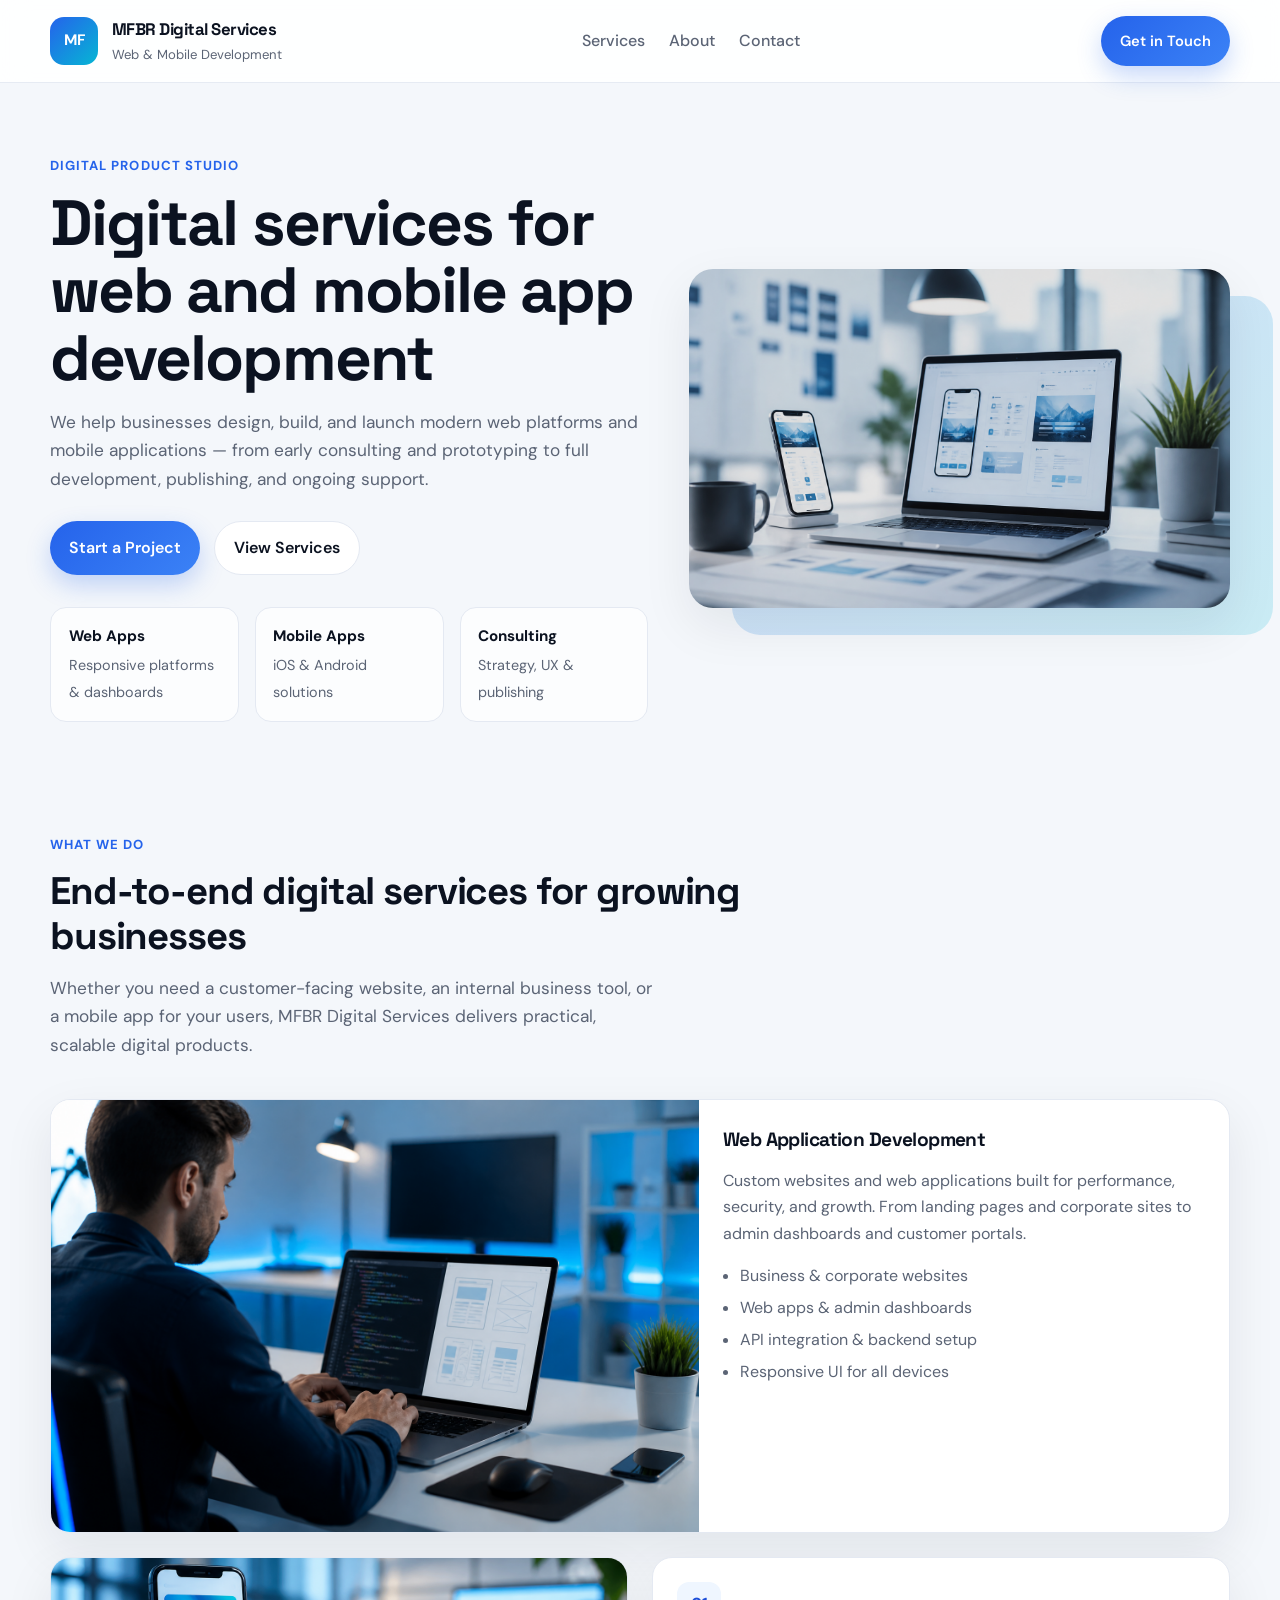
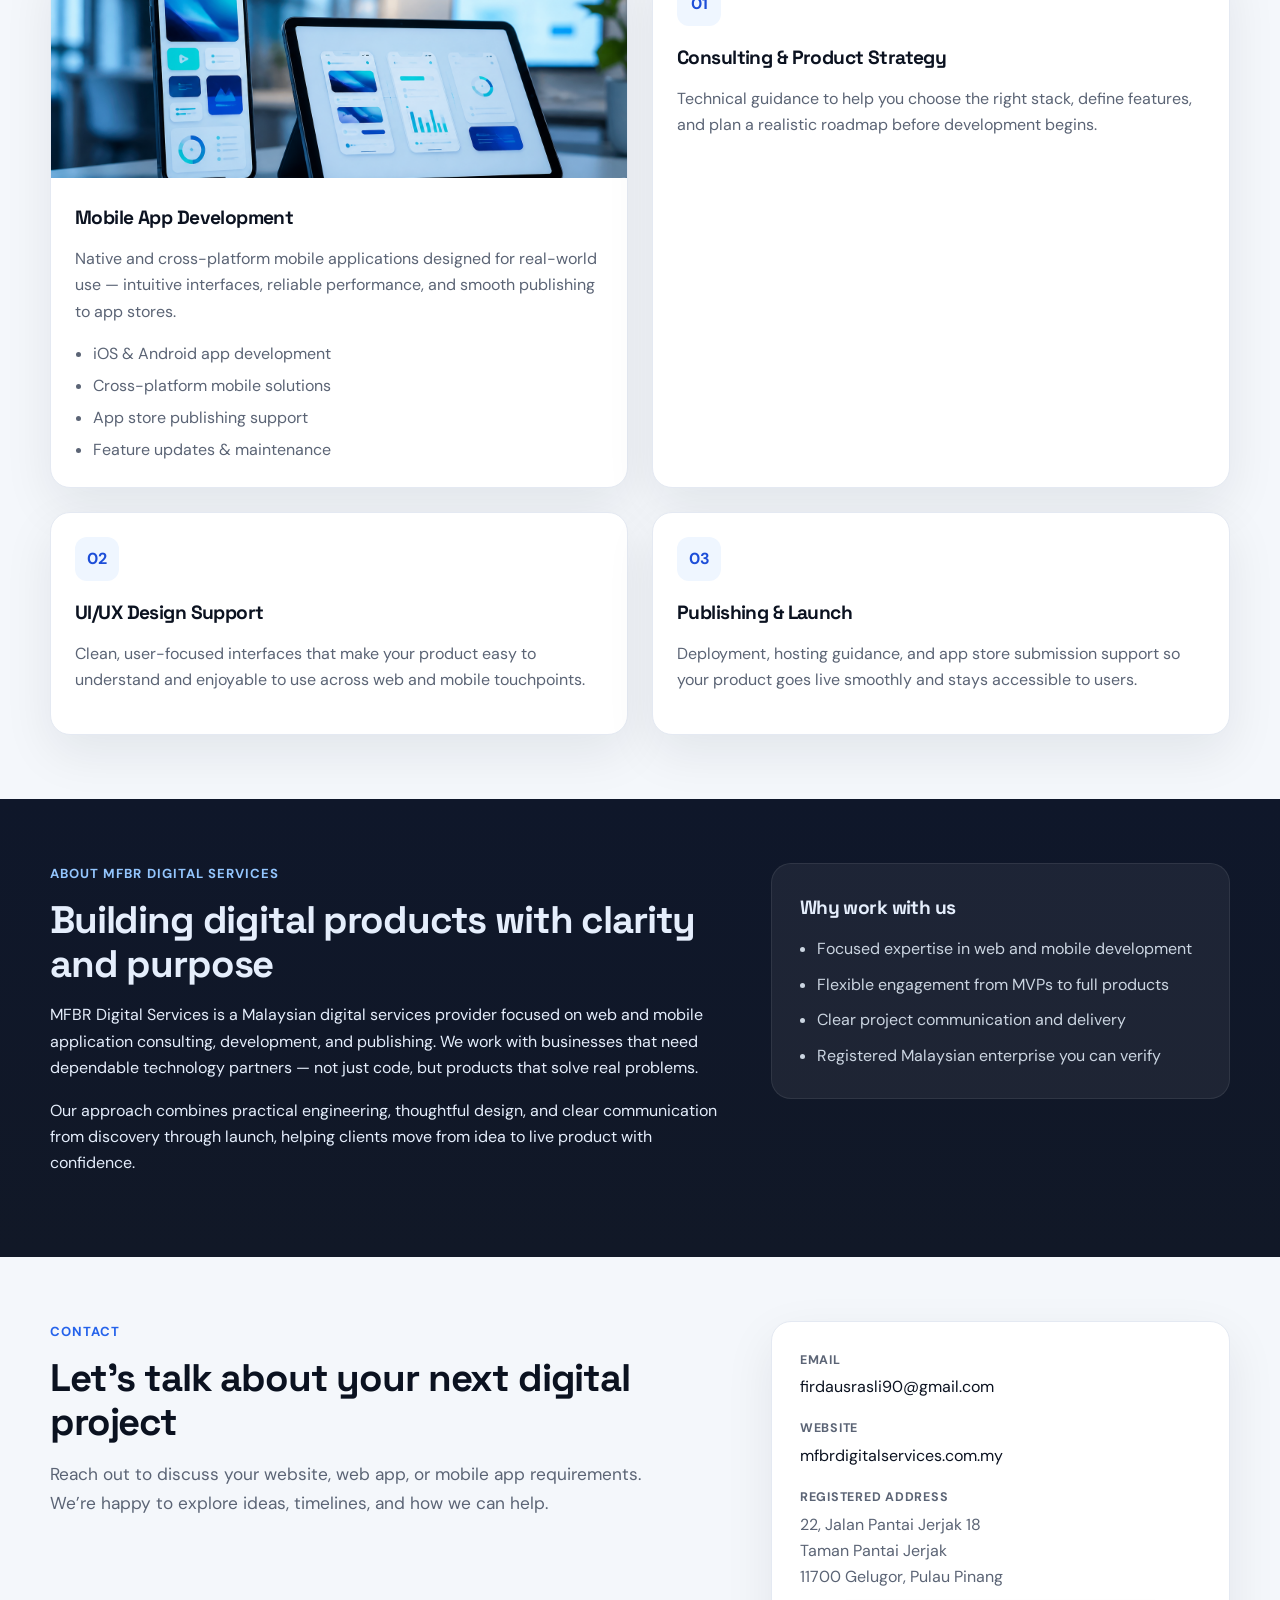
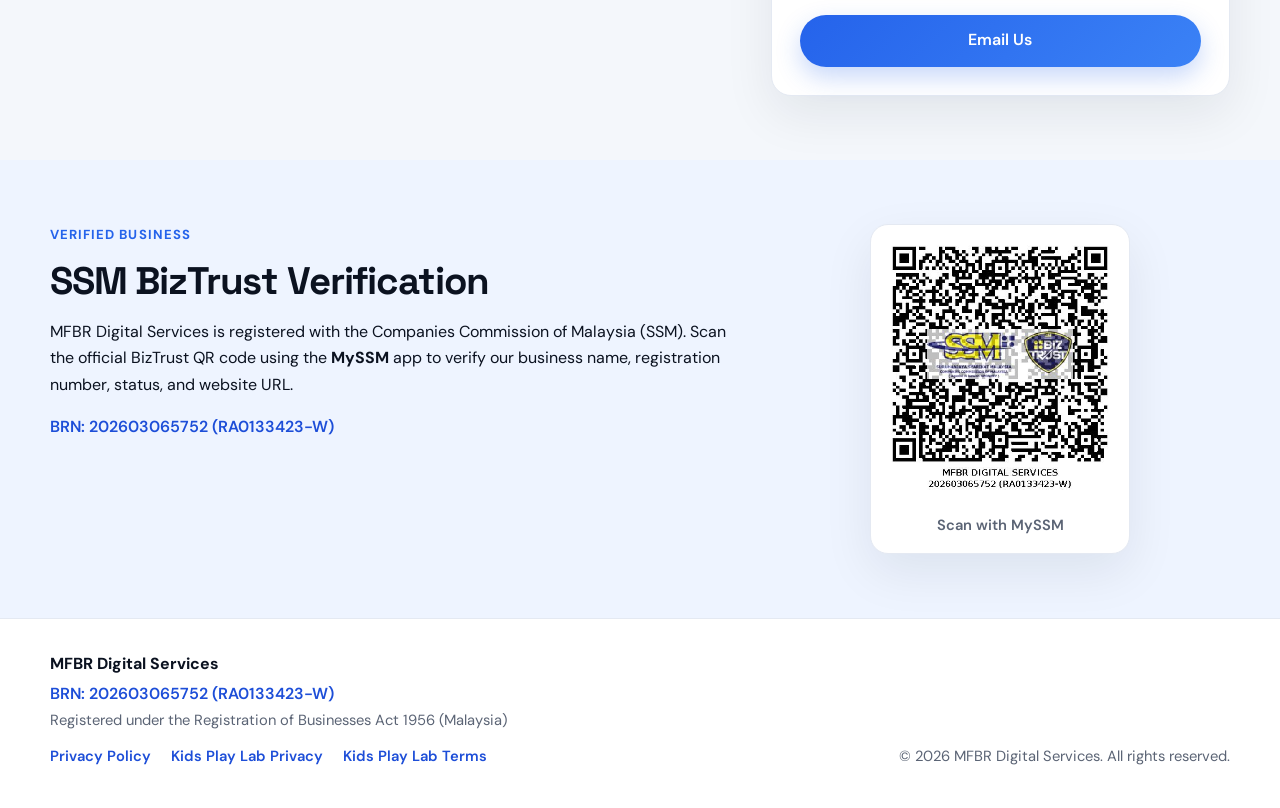
<file: index.html>
<!DOCTYPE html>
<html lang="en">
<head>
  <meta charset="UTF-8">
  <meta name="viewport" content="width=device-width, initial-scale=1.0">
  <meta name="description" content="MFBR Digital Services — Web and mobile application consulting, development, and publishing services in Malaysia.">
  <title>MFBR Digital Services</title>
  <link rel="stylesheet" href="styles.css">
  <link rel="preconnect" href="https://fonts.googleapis.com">
  <link rel="preconnect" href="https://fonts.gstatic.com" crossorigin>
  <link href="https://fonts.googleapis.com/css2?family=DM+Sans:ital,opsz,wght@0,9..40,400;0,9..40,500;0,9..40,600;0,9..40,700;1,9..40,400&family=Space+Grotesk:wght@500;600;700&display=swap" rel="stylesheet">
</head>
<body>
  <header class="site-header">
    <div class="container header-inner">
      <a class="brand" href="#top">
        <span class="brand-mark" aria-hidden="true">MF</span>
        <div>
          <p class="brand-name">MFBR Digital Services</p>
          <p class="brand-tagline">Web &amp; Mobile Development</p>
        </div>
      </a>
      <nav class="site-nav" aria-label="Primary">
        <a href="#services">Services</a>
        <a href="#about">About</a>
        <a href="#contact">Contact</a>
      </nav>
      <a class="btn btn-primary header-cta" href="mailto:firdausrasli90@gmail.com">Get in Touch</a>
    </div>
  </header>

  <main id="top">
    <section class="hero">
      <div class="container hero-grid">
        <div class="hero-copy">
          <p class="eyebrow">Digital Product Studio</p>
          <h1>Digital services for web and mobile app development</h1>
          <p class="lead">
            We help businesses design, build, and launch modern web platforms and mobile applications —
            from early consulting and prototyping to full development, publishing, and ongoing support.
          </p>
          <div class="hero-actions">
            <a class="btn btn-primary" href="mailto:firdausrasli90@gmail.com">Start a Project</a>
            <a class="btn btn-secondary" href="#services">View Services</a>
          </div>
          <div class="hero-stats">
            <div>
              <strong>Web Apps</strong>
              <span>Responsive platforms &amp; dashboards</span>
            </div>
            <div>
              <strong>Mobile Apps</strong>
              <span>iOS &amp; Android solutions</span>
            </div>
            <div>
              <strong>Consulting</strong>
              <span>Strategy, UX &amp; publishing</span>
            </div>
          </div>
        </div>
        <div class="hero-visual">
          <img src="assets/hero-digital-services.png" alt="Digital workspace with web and mobile app development screens">
        </div>
      </div>
    </section>

    <section class="section" id="services">
      <div class="container">
        <div class="section-heading">
          <p class="eyebrow">What We Do</p>
          <h2>End-to-end digital services for growing businesses</h2>
          <p class="section-intro">
            Whether you need a customer-facing website, an internal business tool, or a mobile app
            for your users, MFBR Digital Services delivers practical, scalable digital products.
          </p>
        </div>

        <div class="services-grid">
          <article class="service-card service-card-featured">
            <img src="assets/service-web-development.png" alt="Web application development on laptop">
            <div class="service-card-body">
              <h3>Web Application Development</h3>
              <p>
                Custom websites and web applications built for performance, security, and growth.
                From landing pages and corporate sites to admin dashboards and customer portals.
              </p>
              <ul>
                <li>Business &amp; corporate websites</li>
                <li>Web apps &amp; admin dashboards</li>
                <li>API integration &amp; backend setup</li>
                <li>Responsive UI for all devices</li>
              </ul>
            </div>
          </article>

          <article class="service-card">
            <img src="assets/service-mobile-development.png" alt="Mobile app development on smartphone and tablet">
            <div class="service-card-body">
              <h3>Mobile App Development</h3>
              <p>
                Native and cross-platform mobile applications designed for real-world use —
                intuitive interfaces, reliable performance, and smooth publishing to app stores.
              </p>
              <ul>
                <li>iOS &amp; Android app development</li>
                <li>Cross-platform mobile solutions</li>
                <li>App store publishing support</li>
                <li>Feature updates &amp; maintenance</li>
              </ul>
            </div>
          </article>

          <article class="service-card service-card-compact">
            <div class="service-icon" aria-hidden="true">01</div>
            <h3>Consulting &amp; Product Strategy</h3>
            <p>
              Technical guidance to help you choose the right stack, define features,
              and plan a realistic roadmap before development begins.
            </p>
          </article>

          <article class="service-card service-card-compact">
            <div class="service-icon" aria-hidden="true">02</div>
            <h3>UI/UX Design Support</h3>
            <p>
              Clean, user-focused interfaces that make your product easy to understand
              and enjoyable to use across web and mobile touchpoints.
            </p>
          </article>

          <article class="service-card service-card-compact">
            <div class="service-icon" aria-hidden="true">03</div>
            <h3>Publishing &amp; Launch</h3>
            <p>
              Deployment, hosting guidance, and app store submission support so your
              product goes live smoothly and stays accessible to users.
            </p>
          </article>
        </div>
      </div>
    </section>

    <section class="section section-dark" id="about">
      <div class="container about-grid">
        <div>
          <p class="eyebrow eyebrow-light">About MFBR Digital Services</p>
          <h2>Building digital products with clarity and purpose</h2>
          <p>
            MFBR Digital Services is a Malaysian digital services provider focused on web and mobile
            application consulting, development, and publishing. We work with businesses that need
            dependable technology partners — not just code, but products that solve real problems.
          </p>
          <p>
            Our approach combines practical engineering, thoughtful design, and clear communication
            from discovery through launch, helping clients move from idea to live product with confidence.
          </p>
        </div>
        <div class="about-panel">
          <h3>Why work with us</h3>
          <ul class="about-list">
            <li>Focused expertise in web and mobile development</li>
            <li>Flexible engagement from MVPs to full products</li>
            <li>Clear project communication and delivery</li>
            <li>Registered Malaysian enterprise you can verify</li>
          </ul>
        </div>
      </div>
    </section>

    <section class="section" id="contact">
      <div class="container contact-grid">
        <div>
          <p class="eyebrow">Contact</p>
          <h2>Let’s talk about your next digital project</h2>
          <p class="section-intro">
            Reach out to discuss your website, web app, or mobile app requirements.
            We’re happy to explore ideas, timelines, and how we can help.
          </p>
        </div>
        <div class="contact-card">
          <ul class="contact-list">
            <li>
              <span class="contact-label">Email</span>
              <a href="mailto:firdausrasli90@gmail.com">firdausrasli90@gmail.com</a>
            </li>
            <li>
              <span class="contact-label">Website</span>
              <a href="https://mfbrdigitalservices.com.my">mfbrdigitalservices.com.my</a>
            </li>
            <li>
              <span class="contact-label">Registered Address</span>
              <address>
                22, Jalan Pantai Jerjak 18<br>
                Taman Pantai Jerjak<br>
                11700 Gelugor, Pulau Pinang
              </address>
            </li>
          </ul>
          <a class="btn btn-primary btn-block" href="mailto:firdausrasli90@gmail.com">Email Us</a>
        </div>
      </div>
    </section>

    <section class="section section-muted biztrust-section">
      <div class="container biztrust">
        <div>
          <p class="eyebrow">Verified Business</p>
          <h2>SSM BizTrust Verification</h2>
          <p>
            MFBR Digital Services is registered with the Companies Commission of Malaysia (SSM).
            Scan the official BizTrust QR code using the <strong>MySSM</strong> app to verify our
            business name, registration number, status, and website URL.
          </p>
          <p class="brn-inline">BRN: 202603065752 (RA0133423-W)</p>
        </div>
        <div class="qr-card">
          <img
            src="assets/ssm-biztrust-qr.png"
            alt="SSM BizTrust QR code for MFBR Digital Services"
          >
          <p>Scan with MySSM</p>
        </div>
      </div>
    </section>
  </main>

  <footer class="site-footer">
    <div class="container footer-inner">
      <div>
        <p class="footer-name">MFBR Digital Services</p>
        <p class="footer-brn">BRN: 202603065752 (RA0133423-W)</p>
        <p class="footer-legal">Registered under the Registration of Businesses Act 1956 (Malaysia)</p>
        <nav class="footer-links" aria-label="Legal">
          <a href="privacy.html">Privacy Policy</a>
          <a href="privacy-kids-play-lab.html">Kids Play Lab Privacy</a>
          <a href="terms-kids-play-lab.html">Kids Play Lab Terms</a>
        </nav>
      </div>
      <p class="footer-copy">&copy; <span id="year"></span> MFBR Digital Services. All rights reserved.</p>
    </div>
  </footer>

  <script>
    document.getElementById('year').textContent = new Date().getFullYear();
  </script>
</body>
</html>
</file>
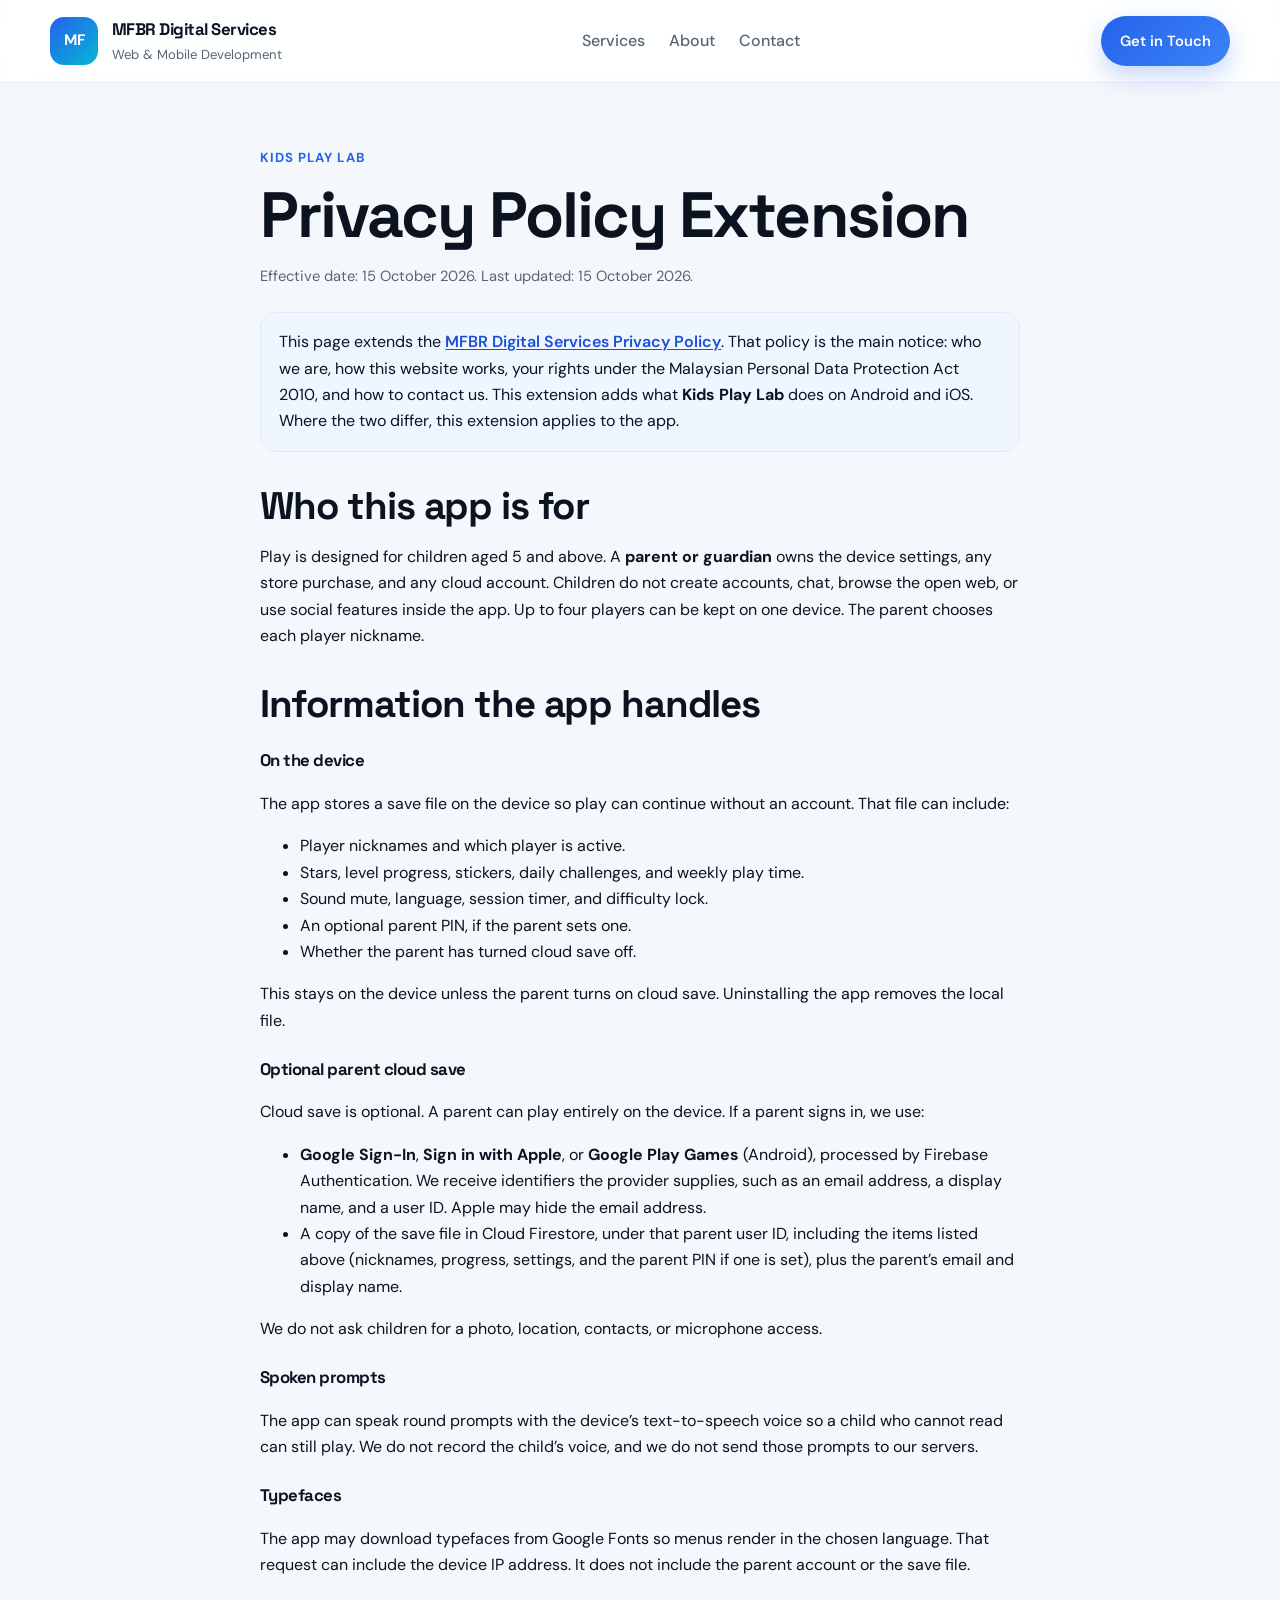
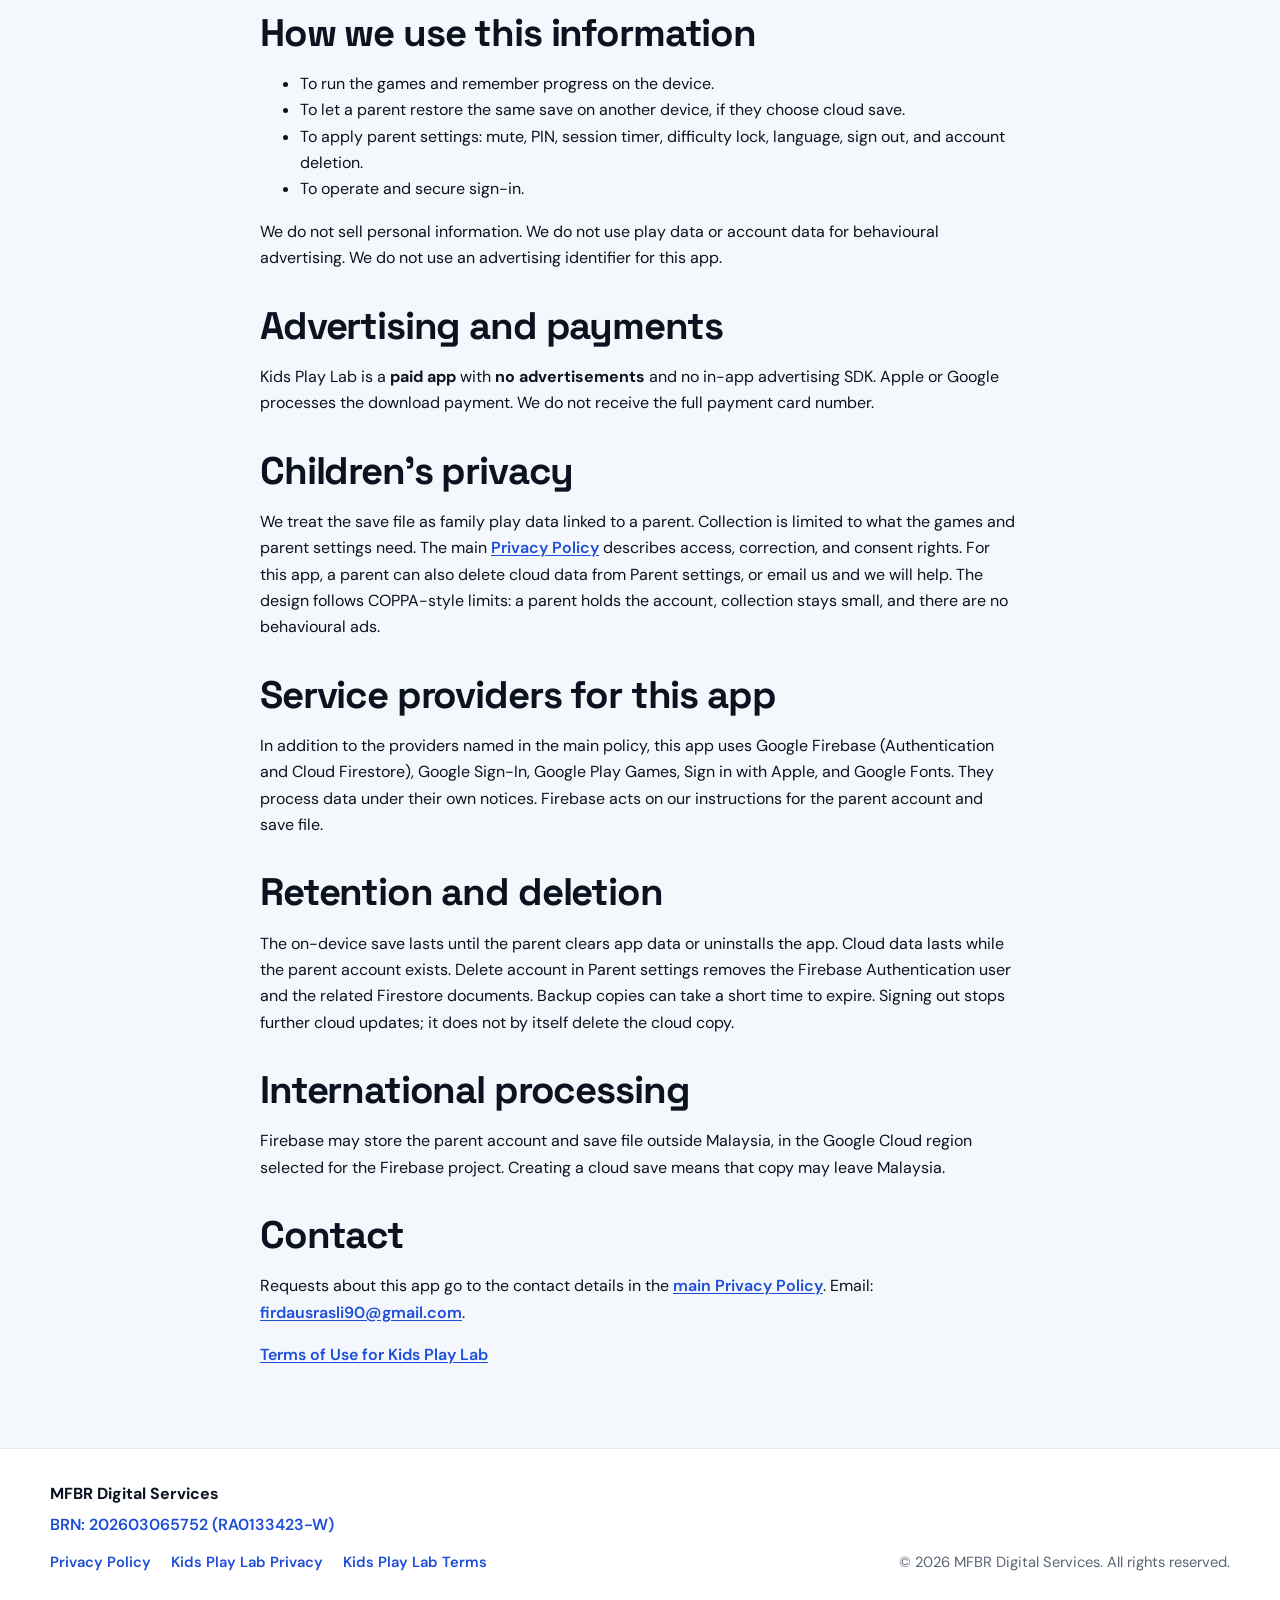
<file: privacy-kids-play-lab.html>
<!DOCTYPE html>
<html lang="en">
<head>
  <meta charset="UTF-8">
  <meta name="viewport" content="width=device-width, initial-scale=1.0">
  <meta name="description" content="Privacy extension for Kids Play Lab, a children's mini-game app published by MFBR Digital Services.">
  <title>Kids Play Lab Privacy Extension — MFBR Digital Services</title>
  <link rel="stylesheet" href="styles.css">
  <link rel="preconnect" href="https://fonts.googleapis.com">
  <link rel="preconnect" href="https://fonts.gstatic.com" crossorigin>
  <link href="https://fonts.googleapis.com/css2?family=DM+Sans:ital,opsz,wght@0,9..40,400;0,9..40,500;0,9..40,600;0,9..40,700;1,9..40,400&amp;family=Space+Grotesk:wght@500;600;700&amp;display=swap" rel="stylesheet">
</head>
<body>
  <header class="site-header">
    <div class="container header-inner">
      <a class="brand" href="index.html">
        <span class="brand-mark" aria-hidden="true">MF</span>
        <div>
          <p class="brand-name">MFBR Digital Services</p>
          <p class="brand-tagline">Web &amp; Mobile Development</p>
        </div>
      </a>
      <nav class="site-nav" aria-label="Primary">
        <a href="index.html#services">Services</a>
        <a href="index.html#about">About</a>
        <a href="index.html#contact">Contact</a>
      </nav>
      <a class="btn btn-primary header-cta" href="mailto:firdausrasli90@gmail.com">Get in Touch</a>
    </div>
  </header>

  <main id="top" class="section">
    <article class="container legal-article">
      <p class="eyebrow">Kids Play Lab</p>
      <h1>Privacy Policy Extension</h1>
      <p class="legal-updated">Effective date: 15 October 2026. Last updated: 15 October 2026.</p>

      <aside class="legal-notice">
        <p>
          This page extends the
          <a href="privacy.html">MFBR Digital Services Privacy Policy</a>.
          That policy is the main notice: who we are, how this website works, your rights under the
          Malaysian Personal Data Protection Act 2010, and how to contact us.
          This extension adds what <strong>Kids Play Lab</strong> does on Android and iOS.
          Where the two differ, this extension applies to the app.
        </p>
      </aside>

      <h2>Who this app is for</h2>
      <p>
        Play is designed for children aged 5 and above. A <strong>parent or guardian</strong> owns the
        device settings, any store purchase, and any cloud account. Children do not create accounts,
        chat, browse the open web, or use social features inside the app. Up to four players can be
        kept on one device. The parent chooses each player nickname.
      </p>

      <h2>Information the app handles</h2>
      <h3>On the device</h3>
      <p>
        The app stores a save file on the device so play can continue without an account. That file can include:
      </p>
      <ul>
        <li>Player nicknames and which player is active.</li>
        <li>Stars, level progress, stickers, daily challenges, and weekly play time.</li>
        <li>Sound mute, language, session timer, and difficulty lock.</li>
        <li>An optional parent PIN, if the parent sets one.</li>
        <li>Whether the parent has turned cloud save off.</li>
      </ul>
      <p>
        This stays on the device unless the parent turns on cloud save. Uninstalling the app removes the local file.
      </p>

      <h3>Optional parent cloud save</h3>
      <p>
        Cloud save is optional. A parent can play entirely on the device. If a parent signs in, we use:
      </p>
      <ul>
        <li>
          <strong>Google Sign-In</strong>, <strong>Sign in with Apple</strong>, or
          <strong>Google Play Games</strong> (Android), processed by Firebase Authentication.
          We receive identifiers the provider supplies, such as an email address, a display name,
          and a user ID. Apple may hide the email address.
        </li>
        <li>
          A copy of the save file in Cloud Firestore, under that parent user ID, including the items
          listed above (nicknames, progress, settings, and the parent PIN if one is set), plus the
          parent’s email and display name.
        </li>
      </ul>
      <p>We do not ask children for a photo, location, contacts, or microphone access.</p>

      <h3>Spoken prompts</h3>
      <p>
        The app can speak round prompts with the device’s text-to-speech voice so a child who cannot
        read can still play. We do not record the child’s voice, and we do not send those prompts to our servers.
      </p>

      <h3>Typefaces</h3>
      <p>
        The app may download typefaces from Google Fonts so menus render in the chosen language.
        That request can include the device IP address. It does not include the parent account or the save file.
      </p>

      <h2>How we use this information</h2>
      <ul>
        <li>To run the games and remember progress on the device.</li>
        <li>To let a parent restore the same save on another device, if they choose cloud save.</li>
        <li>To apply parent settings: mute, PIN, session timer, difficulty lock, language, sign out, and account deletion.</li>
        <li>To operate and secure sign-in.</li>
      </ul>
      <p>
        We do not sell personal information. We do not use play data or account data for behavioural advertising.
        We do not use an advertising identifier for this app.
      </p>

      <h2>Advertising and payments</h2>
      <p>
        Kids Play Lab is a <strong>paid app</strong> with <strong>no advertisements</strong> and no in-app
        advertising SDK. Apple or Google processes the download payment. We do not receive the full payment card number.
      </p>

      <h2>Children’s privacy</h2>
      <p>
        We treat the save file as family play data linked to a parent. Collection is limited to what the
        games and parent settings need. The main
        <a href="privacy.html">Privacy Policy</a>
        describes access, correction, and consent rights. For this app, a parent can also delete cloud data
        from Parent settings, or email us and we will help. The design follows COPPA-style limits:
        a parent holds the account, collection stays small, and there are no behavioural ads.
      </p>

      <h2>Service providers for this app</h2>
      <p>
        In addition to the providers named in the main policy, this app uses Google Firebase
        (Authentication and Cloud Firestore), Google Sign-In, Google Play Games, Sign in with Apple,
        and Google Fonts. They process data under their own notices. Firebase acts on our instructions
        for the parent account and save file.
      </p>

      <h2>Retention and deletion</h2>
      <p>
        The on-device save lasts until the parent clears app data or uninstalls the app.
        Cloud data lasts while the parent account exists. Delete account in Parent settings removes the
        Firebase Authentication user and the related Firestore documents. Backup copies can take a short
        time to expire. Signing out stops further cloud updates; it does not by itself delete the cloud copy.
      </p>

      <h2>International processing</h2>
      <p>
        Firebase may store the parent account and save file outside Malaysia, in the Google Cloud region
        selected for the Firebase project. Creating a cloud save means that copy may leave Malaysia.
      </p>

      <h2>Contact</h2>
      <p>
        Requests about this app go to the contact details in the
        <a href="privacy.html">main Privacy Policy</a>.
        Email: <a href="mailto:firdausrasli90@gmail.com">firdausrasli90@gmail.com</a>.
      </p>
      <p>
        <a href="terms-kids-play-lab.html">Terms of Use for Kids Play Lab</a>
      </p>
    </article>
  </main>

  <footer class="site-footer">
    <div class="container footer-inner">
      <div>
        <p class="footer-name">MFBR Digital Services</p>
        <p class="footer-brn">BRN: 202603065752 (RA0133423-W)</p>
        <nav class="footer-links" aria-label="Legal">
          <a href="privacy.html">Privacy Policy</a>
          <a href="privacy-kids-play-lab.html">Kids Play Lab Privacy</a>
          <a href="terms-kids-play-lab.html">Kids Play Lab Terms</a>
        </nav>
      </div>
      <p class="footer-copy">&copy; <span class="year"></span> MFBR Digital Services. All rights reserved.</p>
    </div>
  </footer>
  <script>
    document.querySelectorAll('.year').forEach(function (el) { el.textContent = new Date().getFullYear(); });
  </script>
</body>
</html>
</file>
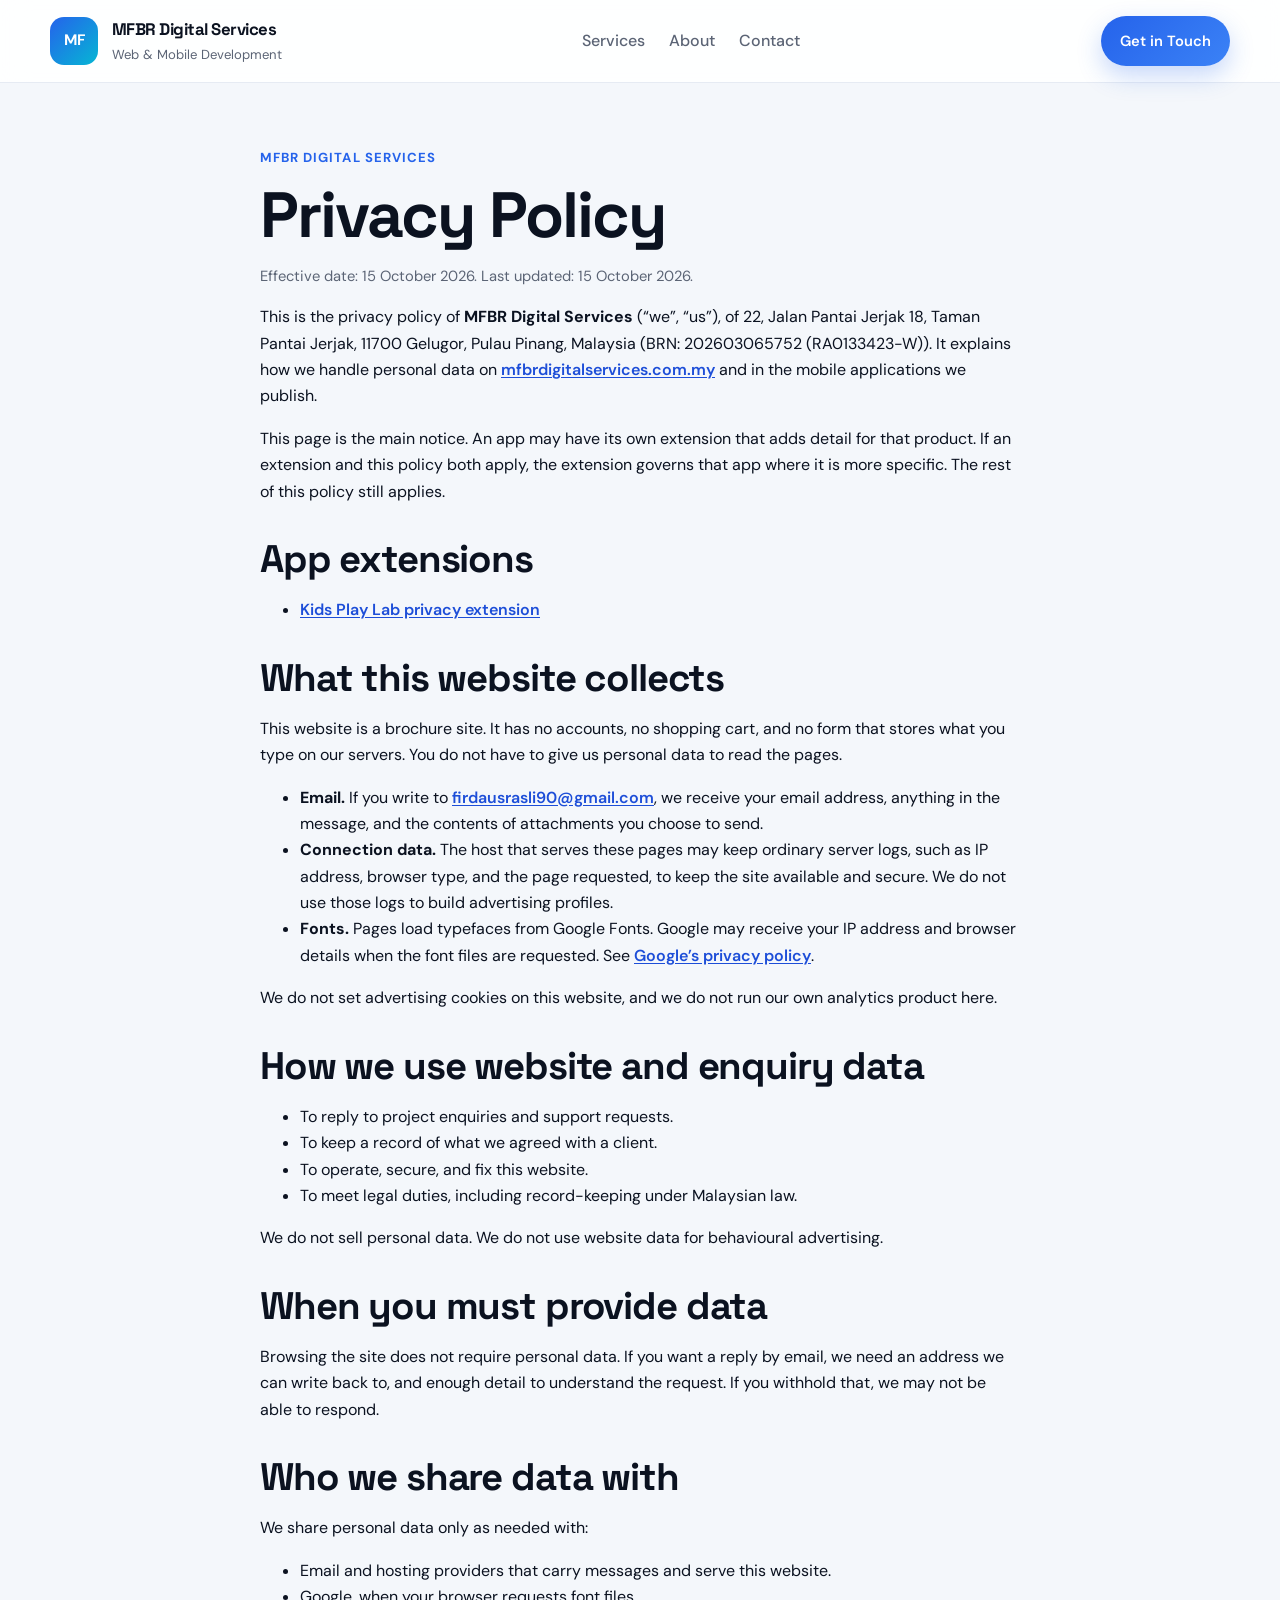
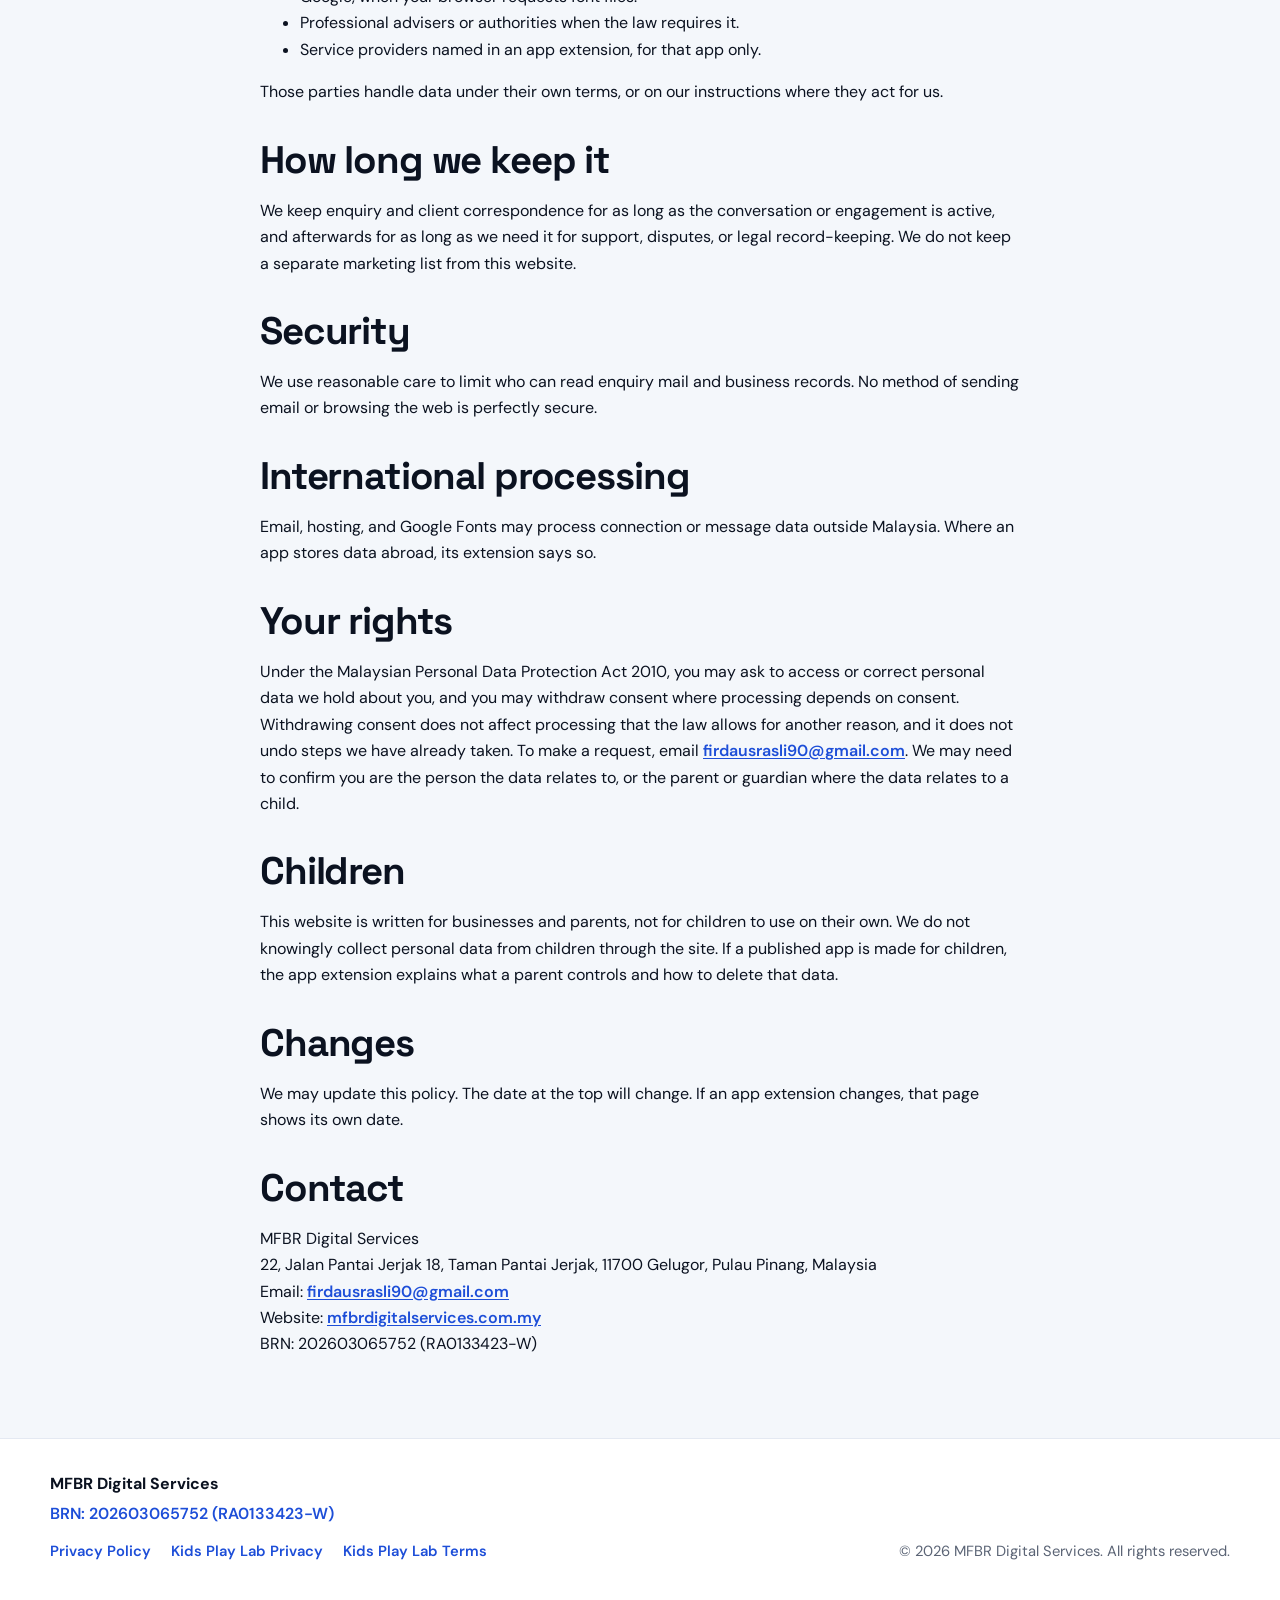
<file: privacy.html>
<!DOCTYPE html>
<html lang="en">
<head>
  <meta charset="UTF-8">
  <meta name="viewport" content="width=device-width, initial-scale=1.0">
  <meta name="description" content="Privacy Policy for MFBR Digital Services, covering this website and the apps we publish.">
  <title>Privacy Policy — MFBR Digital Services</title>
  <link rel="stylesheet" href="styles.css">
  <link rel="preconnect" href="https://fonts.googleapis.com">
  <link rel="preconnect" href="https://fonts.gstatic.com" crossorigin>
  <link href="https://fonts.googleapis.com/css2?family=DM+Sans:ital,opsz,wght@0,9..40,400;0,9..40,500;0,9..40,600;0,9..40,700;1,9..40,400&amp;family=Space+Grotesk:wght@500;600;700&amp;display=swap" rel="stylesheet">
</head>
<body>
  <header class="site-header">
    <div class="container header-inner">
      <a class="brand" href="index.html">
        <span class="brand-mark" aria-hidden="true">MF</span>
        <div>
          <p class="brand-name">MFBR Digital Services</p>
          <p class="brand-tagline">Web &amp; Mobile Development</p>
        </div>
      </a>
      <nav class="site-nav" aria-label="Primary">
        <a href="index.html#services">Services</a>
        <a href="index.html#about">About</a>
        <a href="index.html#contact">Contact</a>
      </nav>
      <a class="btn btn-primary header-cta" href="mailto:firdausrasli90@gmail.com">Get in Touch</a>
    </div>
  </header>

  <main id="top" class="section">
    <article class="container legal-article">
      <p class="eyebrow">MFBR Digital Services</p>
      <h1>Privacy Policy</h1>
      <p class="legal-updated">Effective date: 15 October 2026. Last updated: 15 October 2026.</p>
      <p>
        This is the privacy policy of <strong>MFBR Digital Services</strong>
        (“we”, “us”), of 22, Jalan Pantai Jerjak 18, Taman Pantai Jerjak, 11700 Gelugor, Pulau Pinang, Malaysia
        (BRN: 202603065752 (RA0133423-W)). It explains how we handle personal data on
        <a href="https://mfbrdigitalservices.com.my">mfbrdigitalservices.com.my</a>
        and in the mobile applications we publish.
      </p>
      <p>
        This page is the main notice. An app may have its own extension that adds detail for that product.
        If an extension and this policy both apply, the extension governs that app where it is more specific.
        The rest of this policy still applies.
      </p>

      <h2>App extensions</h2>
      <ul>
        <li><a href="privacy-kids-play-lab.html">Kids Play Lab privacy extension</a></li>
      </ul>

      <h2>What this website collects</h2>
      <p>
        This website is a brochure site. It has no accounts, no shopping cart, and no form that stores
        what you type on our servers. You do not have to give us personal data to read the pages.
      </p>
      <ul>
        <li>
          <strong>Email.</strong> If you write to
          <a href="mailto:firdausrasli90@gmail.com">firdausrasli90@gmail.com</a>,
          we receive your email address, anything in the message, and the contents of attachments you choose to send.
        </li>
        <li>
          <strong>Connection data.</strong> The host that serves these pages may keep ordinary server logs,
          such as IP address, browser type, and the page requested, to keep the site available and secure.
          We do not use those logs to build advertising profiles.
        </li>
        <li>
          <strong>Fonts.</strong> Pages load typefaces from Google Fonts. Google may receive your IP address
          and browser details when the font files are requested. See
          <a href="https://policies.google.com/privacy">Google’s privacy policy</a>.
        </li>
      </ul>
      <p>
        We do not set advertising cookies on this website, and we do not run our own analytics product here.
      </p>

      <h2>How we use website and enquiry data</h2>
      <ul>
        <li>To reply to project enquiries and support requests.</li>
        <li>To keep a record of what we agreed with a client.</li>
        <li>To operate, secure, and fix this website.</li>
        <li>To meet legal duties, including record-keeping under Malaysian law.</li>
      </ul>
      <p>
        We do not sell personal data. We do not use website data for behavioural advertising.
      </p>

      <h2>When you must provide data</h2>
      <p>
        Browsing the site does not require personal data. If you want a reply by email, we need an address
        we can write back to, and enough detail to understand the request. If you withhold that, we may not
        be able to respond.
      </p>

      <h2>Who we share data with</h2>
      <p>We share personal data only as needed with:</p>
      <ul>
        <li>Email and hosting providers that carry messages and serve this website.</li>
        <li>Google, when your browser requests font files.</li>
        <li>Professional advisers or authorities when the law requires it.</li>
        <li>Service providers named in an app extension, for that app only.</li>
      </ul>
      <p>Those parties handle data under their own terms, or on our instructions where they act for us.</p>

      <h2>How long we keep it</h2>
      <p>
        We keep enquiry and client correspondence for as long as the conversation or engagement is active,
        and afterwards for as long as we need it for support, disputes, or legal record-keeping.
        We do not keep a separate marketing list from this website.
      </p>

      <h2>Security</h2>
      <p>
        We use reasonable care to limit who can read enquiry mail and business records. No method of
        sending email or browsing the web is perfectly secure.
      </p>

      <h2>International processing</h2>
      <p>
        Email, hosting, and Google Fonts may process connection or message data outside Malaysia.
        Where an app stores data abroad, its extension says so.
      </p>

      <h2>Your rights</h2>
      <p>
        Under the Malaysian Personal Data Protection Act 2010, you may ask to access or correct personal
        data we hold about you, and you may withdraw consent where processing depends on consent.
        Withdrawing consent does not affect processing that the law allows for another reason, and it does
        not undo steps we have already taken. To make a request, email
        <a href="mailto:firdausrasli90@gmail.com">firdausrasli90@gmail.com</a>.
        We may need to confirm you are the person the data relates to, or the parent or guardian where the
        data relates to a child.
      </p>

      <h2>Children</h2>
      <p>
        This website is written for businesses and parents, not for children to use on their own.
        We do not knowingly collect personal data from children through the site. If a published app is
        made for children, the app extension explains what a parent controls and how to delete that data.
      </p>

      <h2>Changes</h2>
      <p>
        We may update this policy. The date at the top will change. If an app extension changes, that page
        shows its own date.
      </p>

      <h2>Contact</h2>
      <p>
        MFBR Digital Services<br>
        22, Jalan Pantai Jerjak 18, Taman Pantai Jerjak, 11700 Gelugor, Pulau Pinang, Malaysia<br>
        Email: <a href="mailto:firdausrasli90@gmail.com">firdausrasli90@gmail.com</a><br>
        Website: <a href="https://mfbrdigitalservices.com.my">mfbrdigitalservices.com.my</a><br>
        BRN: 202603065752 (RA0133423-W)
      </p>
    </article>
  </main>

  <footer class="site-footer">
    <div class="container footer-inner">
      <div>
        <p class="footer-name">MFBR Digital Services</p>
        <p class="footer-brn">BRN: 202603065752 (RA0133423-W)</p>
        <nav class="footer-links" aria-label="Legal">
          <a href="privacy.html">Privacy Policy</a>
          <a href="privacy-kids-play-lab.html">Kids Play Lab Privacy</a>
          <a href="terms-kids-play-lab.html">Kids Play Lab Terms</a>
        </nav>
      </div>
      <p class="footer-copy">&copy; <span class="year"></span> MFBR Digital Services. All rights reserved.</p>
    </div>
  </footer>
  <script>
    document.querySelectorAll('.year').forEach(function (el) { el.textContent = new Date().getFullYear(); });
  </script>
</body>
</html>
</file>
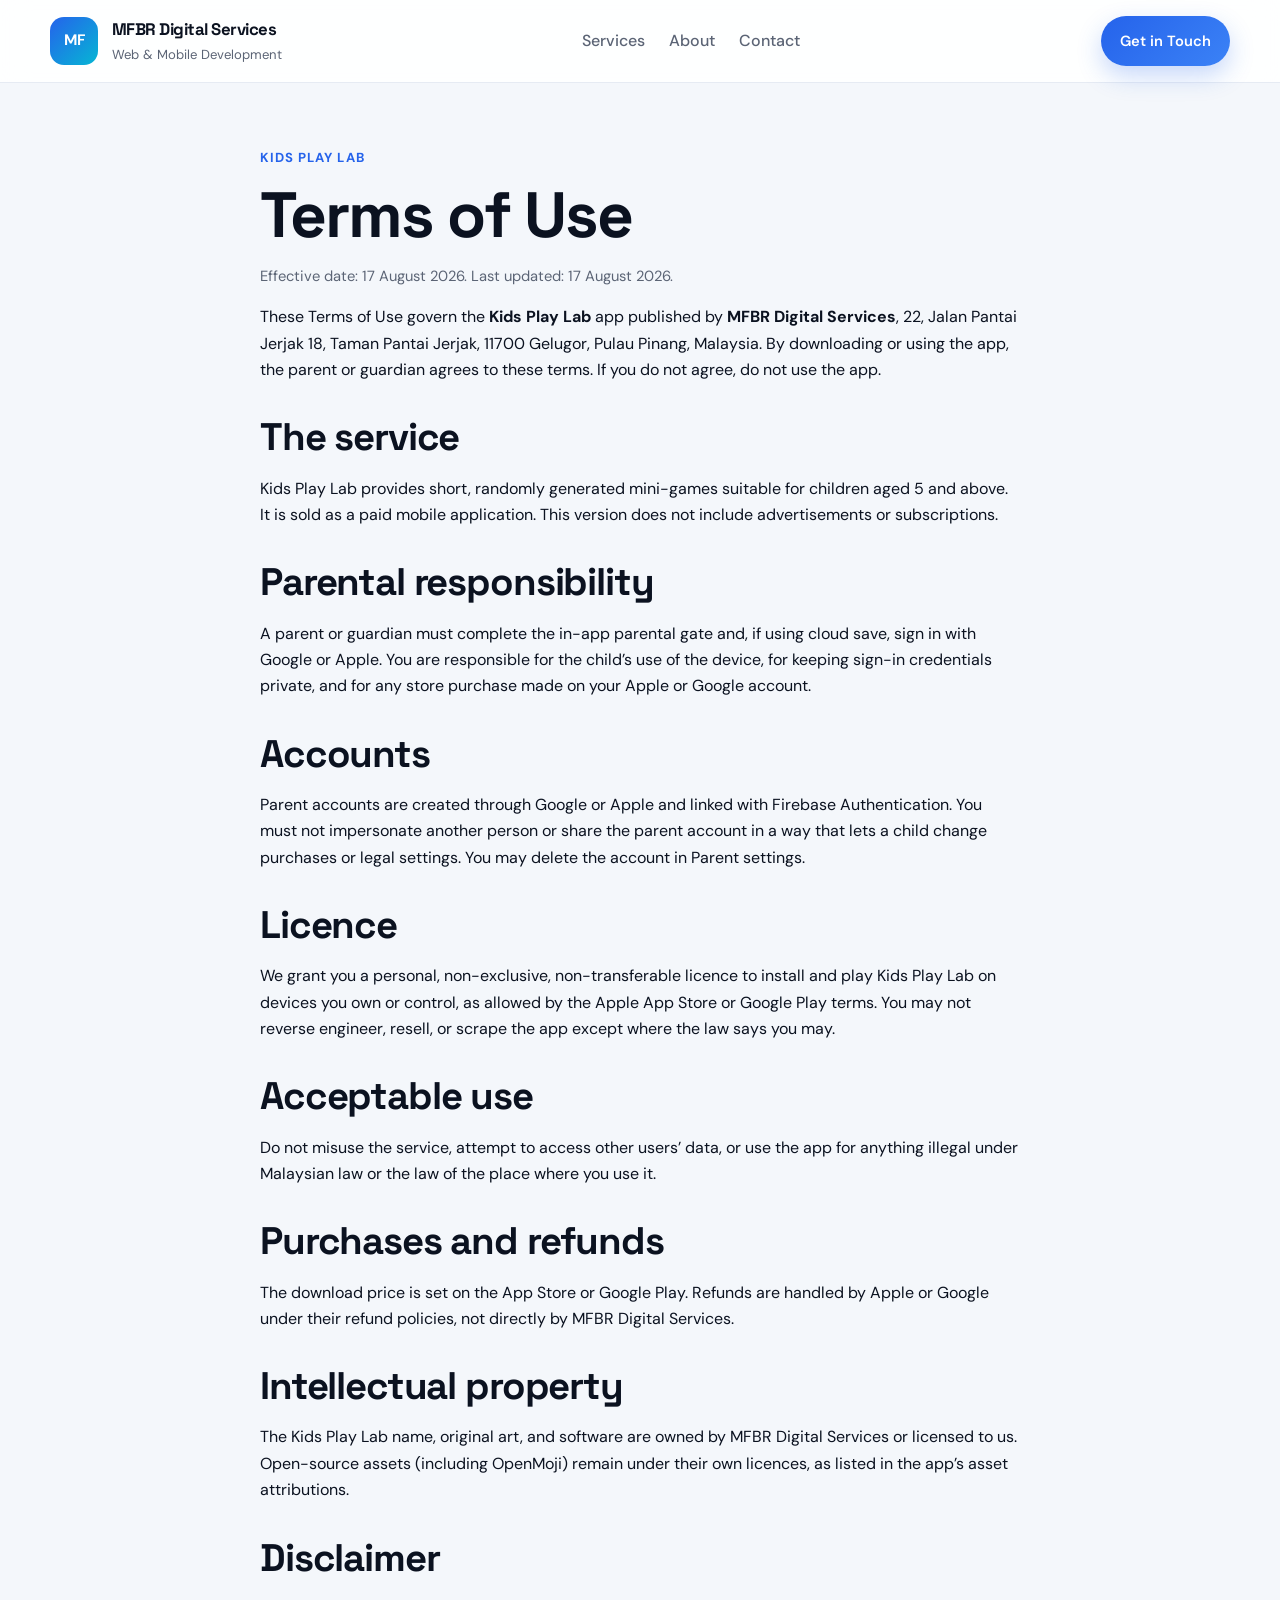
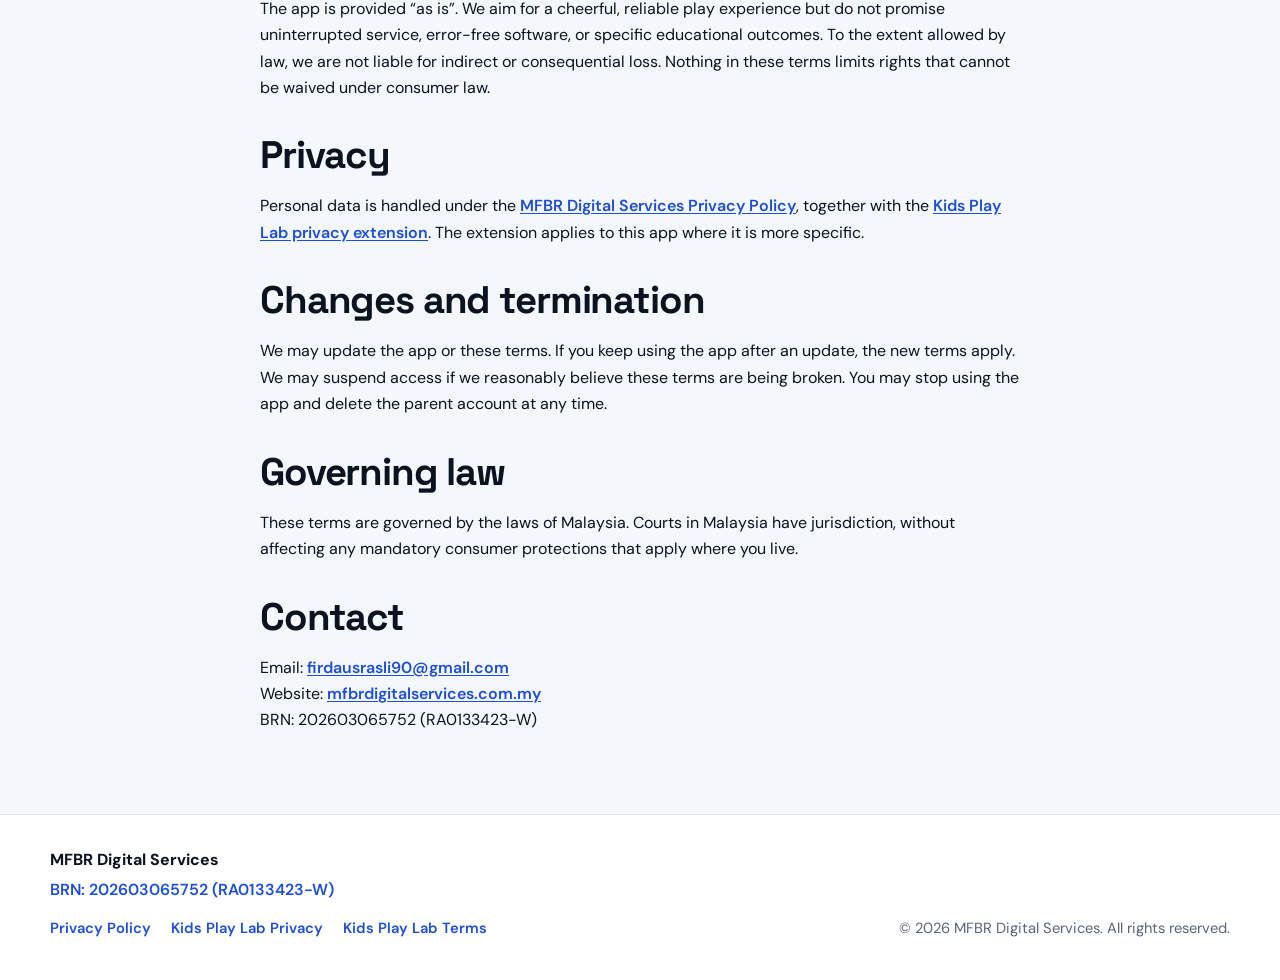
<file: terms-kids-play-lab.html>
<!DOCTYPE html>
<html lang="en">
<head>
  <meta charset="UTF-8">
  <meta name="viewport" content="width=device-width, initial-scale=1.0">
  <meta name="description" content="Terms of Use for Kids Play Lab, a children's mini-game app published by MFBR Digital Services.">
  <title>Kids Play Lab Terms of Use — MFBR Digital Services</title>
  <link rel="stylesheet" href="styles.css">
  <link rel="preconnect" href="https://fonts.googleapis.com">
  <link rel="preconnect" href="https://fonts.gstatic.com" crossorigin>
  <link href="https://fonts.googleapis.com/css2?family=DM+Sans:ital,opsz,wght@0,9..40,400;0,9..40,500;0,9..40,600;0,9..40,700;1,9..40,400&amp;family=Space+Grotesk:wght@500;600;700&amp;display=swap" rel="stylesheet">
</head>
<body>
  <header class="site-header">
    <div class="container header-inner">
      <a class="brand" href="index.html">
        <span class="brand-mark" aria-hidden="true">MF</span>
        <div>
          <p class="brand-name">MFBR Digital Services</p>
          <p class="brand-tagline">Web &amp; Mobile Development</p>
        </div>
      </a>
      <nav class="site-nav" aria-label="Primary">
        <a href="index.html#services">Services</a>
        <a href="index.html#about">About</a>
        <a href="index.html#contact">Contact</a>
      </nav>
      <a class="btn btn-primary header-cta" href="mailto:firdausrasli90@gmail.com">Get in Touch</a>
    </div>
  </header>

  <main id="top" class="section">
    <article class="container legal-article">
      <p class="eyebrow">Kids Play Lab</p>
      <h1>Terms of Use</h1>
      <p class="legal-updated">Effective date: 17 August 2026. Last updated: 17 August 2026.</p>
      <p>
        These Terms of Use govern the <strong>Kids Play Lab</strong> app published by
        <strong>MFBR Digital Services</strong>, 22, Jalan Pantai Jerjak 18, Taman Pantai Jerjak,
        11700 Gelugor, Pulau Pinang, Malaysia. By downloading or using the app, the parent or guardian
        agrees to these terms. If you do not agree, do not use the app.
      </p>

      <h2>The service</h2>
      <p>
        Kids Play Lab provides short, randomly generated mini-games suitable for children aged 5 and above.
        It is sold as a paid mobile application. This version does not include advertisements or subscriptions.
      </p>

      <h2>Parental responsibility</h2>
      <p>
        A parent or guardian must complete the in-app parental gate and, if using cloud save, sign in with
        Google or Apple. You are responsible for the child’s use of the device, for keeping sign-in credentials
        private, and for any store purchase made on your Apple or Google account.
      </p>

      <h2>Accounts</h2>
      <p>
        Parent accounts are created through Google or Apple and linked with Firebase Authentication.
        You must not impersonate another person or share the parent account in a way that lets a child
        change purchases or legal settings. You may delete the account in Parent settings.
      </p>

      <h2>Licence</h2>
      <p>
        We grant you a personal, non-exclusive, non-transferable licence to install and play Kids Play Lab
        on devices you own or control, as allowed by the Apple App Store or Google Play terms.
        You may not reverse engineer, resell, or scrape the app except where the law says you may.
      </p>

      <h2>Acceptable use</h2>
      <p>
        Do not misuse the service, attempt to access other users’ data, or use the app for anything illegal
        under Malaysian law or the law of the place where you use it.
      </p>

      <h2>Purchases and refunds</h2>
      <p>
        The download price is set on the App Store or Google Play. Refunds are handled by Apple or Google
        under their refund policies, not directly by MFBR Digital Services.
      </p>

      <h2>Intellectual property</h2>
      <p>
        The Kids Play Lab name, original art, and software are owned by MFBR Digital Services or licensed
        to us. Open-source assets (including OpenMoji) remain under their own licences, as listed in the
        app’s asset attributions.
      </p>

      <h2>Disclaimer</h2>
      <p>
        The app is provided “as is”. We aim for a cheerful, reliable play experience but do not promise
        uninterrupted service, error-free software, or specific educational outcomes. To the extent allowed
        by law, we are not liable for indirect or consequential loss. Nothing in these terms limits rights
        that cannot be waived under consumer law.
      </p>

      <h2>Privacy</h2>
      <p>
        Personal data is handled under the
        <a href="privacy.html">MFBR Digital Services Privacy Policy</a>,
        together with the
        <a href="privacy-kids-play-lab.html">Kids Play Lab privacy extension</a>.
        The extension applies to this app where it is more specific.
      </p>

      <h2>Changes and termination</h2>
      <p>
        We may update the app or these terms. If you keep using the app after an update, the new terms apply.
        We may suspend access if we reasonably believe these terms are being broken. You may stop using the
        app and delete the parent account at any time.
      </p>

      <h2>Governing law</h2>
      <p>
        These terms are governed by the laws of Malaysia. Courts in Malaysia have jurisdiction, without
        affecting any mandatory consumer protections that apply where you live.
      </p>

      <h2>Contact</h2>
      <p>
        Email: <a href="mailto:firdausrasli90@gmail.com">firdausrasli90@gmail.com</a><br>
        Website: <a href="https://mfbrdigitalservices.com.my">mfbrdigitalservices.com.my</a><br>
        BRN: 202603065752 (RA0133423-W)
      </p>
    </article>
  </main>

  <footer class="site-footer">
    <div class="container footer-inner">
      <div>
        <p class="footer-name">MFBR Digital Services</p>
        <p class="footer-brn">BRN: 202603065752 (RA0133423-W)</p>
        <nav class="footer-links" aria-label="Legal">
          <a href="privacy.html">Privacy Policy</a>
          <a href="privacy-kids-play-lab.html">Kids Play Lab Privacy</a>
          <a href="terms-kids-play-lab.html">Kids Play Lab Terms</a>
        </nav>
      </div>
      <p class="footer-copy">&copy; <span class="year"></span> MFBR Digital Services. All rights reserved.</p>
    </div>
  </footer>
  <script>
    document.querySelectorAll('.year').forEach(function (el) { el.textContent = new Date().getFullYear(); });
  </script>
</body>
</html>
</file>
<file: styles.css>
:root {
  --bg: #f4f7fb;
  --surface: #ffffff;
  --text: #0b1220;
  --text-muted: #5b6475;
  --border: #e4e9f2;
  --primary: #2563eb;
  --primary-dark: #1d4ed8;
  --accent: #06b6d4;
  --dark: #0f172a;
  --dark-soft: #1e293b;
  --shadow: 0 18px 50px rgba(15, 23, 42, 0.08);
  --radius: 20px;
  --max-width: 1180px;
}

*,
*::before,
*::after {
  box-sizing: border-box;
}

html {
  scroll-behavior: smooth;
}

body {
  margin: 0;
  font-family: "DM Sans", system-ui, sans-serif;
  color: var(--text);
  background: var(--bg);
  line-height: 1.65;
}

h1,
h2,
h3,
.brand-name {
  font-family: "Space Grotesk", system-ui, sans-serif;
  letter-spacing: -0.03em;
}

a {
  color: inherit;
  text-decoration: none;
}

img {
  display: block;
  max-width: 100%;
}

.container {
  width: min(100% - 2rem, var(--max-width));
  margin-inline: auto;
}

.site-header {
  position: sticky;
  top: 0;
  z-index: 20;
  background: rgba(255, 255, 255, 0.9);
  backdrop-filter: blur(14px);
  border-bottom: 1px solid rgba(228, 233, 242, 0.9);
}

.header-inner {
  display: flex;
  align-items: center;
  justify-content: space-between;
  gap: 1rem;
  padding: 1rem 0;
}

.brand {
  display: flex;
  align-items: center;
  gap: 0.875rem;
}

.brand-mark {
  display: grid;
  place-items: center;
  width: 3rem;
  height: 3rem;
  border-radius: 14px;
  background: linear-gradient(135deg, var(--primary), var(--accent));
  color: #fff;
  font-weight: 700;
  font-size: 0.95rem;
}

.brand-name {
  margin: 0;
  font-size: 1.05rem;
  font-weight: 700;
}

.brand-tagline {
  margin: 0;
  color: var(--text-muted);
  font-size: 0.82rem;
}

.site-nav {
  display: none;
  gap: 1.5rem;
  color: var(--text-muted);
  font-weight: 500;
}

.site-nav a:hover {
  color: var(--primary);
}

.btn {
  display: inline-flex;
  align-items: center;
  justify-content: center;
  padding: 0.8rem 1.2rem;
  border-radius: 999px;
  font-weight: 600;
  transition: transform 0.2s ease, box-shadow 0.2s ease, background 0.2s ease;
}

.btn:hover {
  transform: translateY(-1px);
}

.btn-primary {
  background: linear-gradient(135deg, var(--primary), #3b82f6);
  color: #fff;
  box-shadow: 0 10px 24px rgba(37, 99, 235, 0.25);
}

.btn-secondary {
  background: #fff;
  color: var(--text);
  border: 1px solid var(--border);
}

.btn-block {
  width: 100%;
}

.header-cta {
  font-size: 0.92rem;
}

.hero {
  padding: 4.5rem 0 3rem;
  overflow: hidden;
}

.hero-grid {
  display: grid;
  gap: 2.5rem;
  align-items: center;
}

.eyebrow {
  margin: 0 0 0.85rem;
  color: var(--primary);
  font-size: 0.82rem;
  font-weight: 700;
  letter-spacing: 0.08em;
  text-transform: uppercase;
}

.eyebrow-light {
  color: #93c5fd;
}

h1 {
  margin: 0 0 1rem;
  font-size: clamp(2.2rem, 5vw, 4rem);
  line-height: 1.05;
}

h2 {
  margin: 0 0 1rem;
  font-size: clamp(1.7rem, 3vw, 2.5rem);
  line-height: 1.15;
}

h3 {
  margin: 0 0 0.75rem;
  font-size: 1.2rem;
}

.lead,
.section-intro {
  margin: 0;
  color: var(--text-muted);
  font-size: 1.08rem;
  max-width: 38rem;
}

.hero-actions {
  display: flex;
  flex-wrap: wrap;
  gap: 0.85rem;
  margin: 1.75rem 0 2rem;
}

.hero-stats {
  display: grid;
  gap: 1rem;
}

.hero-stats div {
  padding: 1rem 1.1rem;
  border: 1px solid var(--border);
  border-radius: 16px;
  background: rgba(255, 255, 255, 0.75);
}

.hero-stats strong {
  display: block;
  margin-bottom: 0.2rem;
  font-size: 0.95rem;
}

.hero-stats span {
  color: var(--text-muted);
  font-size: 0.9rem;
}

.hero-visual {
  position: relative;
}

.hero-visual::before {
  content: "";
  position: absolute;
  inset: 8% -8% -8% 8%;
  border-radius: 28px;
  background: linear-gradient(135deg, rgba(37, 99, 235, 0.18), rgba(6, 182, 212, 0.18));
  z-index: 0;
}

.hero-visual img {
  position: relative;
  z-index: 1;
  width: 100%;
  border-radius: 24px;
  box-shadow: var(--shadow);
  object-fit: cover;
  aspect-ratio: 16 / 10;
}

.section {
  padding: 4rem 0;
}

.section-muted {
  background: #eef4ff;
}

.section-dark {
  background: linear-gradient(180deg, var(--dark) 0%, #111827 100%);
  color: #e5eefc;
}

.section-heading {
  max-width: 44rem;
  margin-bottom: 2.5rem;
}

.services-grid {
  display: grid;
  gap: 1.5rem;
}

.service-card {
  background: var(--surface);
  border: 1px solid var(--border);
  border-radius: var(--radius);
  overflow: hidden;
  box-shadow: var(--shadow);
}

.service-card img {
  width: 100%;
  height: 220px;
  object-fit: cover;
}

.service-card-body {
  padding: 1.5rem;
}

.service-card p,
.service-card-compact p {
  margin: 0 0 1rem;
  color: var(--text-muted);
}

.service-card ul {
  margin: 0;
  padding-left: 1.1rem;
  color: var(--text-muted);
}

.service-card li + li {
  margin-top: 0.35rem;
}

.service-card-compact {
  padding: 1.5rem;
}

.service-card-featured {
  display: grid;
}

.service-icon {
  display: inline-grid;
  place-items: center;
  width: 2.75rem;
  height: 2.75rem;
  margin-bottom: 1rem;
  border-radius: 12px;
  background: #eff6ff;
  color: var(--primary-dark);
  font-weight: 700;
}

.about-grid,
.contact-grid,
.biztrust {
  display: grid;
  gap: 2rem;
  align-items: start;
}

.about-panel {
  padding: 1.75rem;
  border-radius: var(--radius);
  background: rgba(255, 255, 255, 0.06);
  border: 1px solid rgba(255, 255, 255, 0.08);
}

.about-list {
  margin: 0;
  padding-left: 1.1rem;
  color: #cbd5e1;
}

.about-list li + li {
  margin-top: 0.6rem;
}

.contact-card {
  padding: 1.75rem;
  border-radius: var(--radius);
  background: var(--surface);
  border: 1px solid var(--border);
  box-shadow: var(--shadow);
}

.contact-list {
  list-style: none;
  margin: 0 0 1.5rem;
  padding: 0;
}

.contact-list li {
  display: grid;
  gap: 0.25rem;
  margin-bottom: 1.1rem;
}

.contact-label {
  font-size: 0.78rem;
  font-weight: 700;
  color: var(--text-muted);
  letter-spacing: 0.06em;
  text-transform: uppercase;
}

address {
  font-style: normal;
  color: var(--text-muted);
}

.brn-inline {
  margin: 1rem 0 0;
  font-weight: 600;
  color: var(--primary-dark);
}

.qr-card {
  width: min(100%, 260px);
  margin-inline: auto;
  padding: 1rem;
  border-radius: 18px;
  background: var(--surface);
  border: 1px solid var(--border);
  text-align: center;
  box-shadow: var(--shadow);
}

.qr-card img {
  width: 100%;
  border-radius: 12px;
}

.qr-card p {
  margin: 0.75rem 0 0;
  color: var(--text-muted);
  font-size: 0.92rem;
  font-weight: 600;
}

.site-footer {
  padding: 2rem 0 2.5rem;
  background: var(--surface);
  border-top: 1px solid var(--border);
}

.footer-inner {
  display: flex;
  flex-direction: column;
  gap: 1rem;
}

.footer-name {
  margin: 0;
  font-weight: 700;
}

.footer-brn {
  margin: 0.25rem 0 0;
  color: var(--primary-dark);
  font-weight: 600;
}

.footer-legal,
.footer-copy {
  margin: 0;
  color: var(--text-muted);
  font-size: 0.92rem;
}

.footer-links {
  display: flex;
  flex-wrap: wrap;
  gap: 0.75rem 1.25rem;
  margin-top: 0.75rem;
}

.footer-links a {
  color: var(--primary-dark);
  font-weight: 600;
  font-size: 0.92rem;
}

.legal-article {
  max-width: 760px;
}

.legal-article h1 {
  margin: 0.35rem 0 0.5rem;
}

.legal-updated {
  color: var(--text-muted);
  font-size: 0.92rem;
}

.legal-article h2 {
  margin-top: 2rem;
}

.legal-article a {
  color: var(--primary-dark);
  font-weight: 600;
  text-decoration: underline;
  text-underline-offset: 0.15em;
}

.legal-article h3 {
  margin: 1.35rem 0 0.5rem;
  font-size: 1.05rem;
}

.legal-notice {
  margin: 1.5rem 0 0.5rem;
  padding: 1rem 1.15rem;
  border-radius: 16px;
  background: #eff6ff;
  border: 1px solid #dbeafe;
}

.legal-notice p {
  margin: 0;
}

@media (min-width: 760px) {
  .site-nav {
    display: flex;
  }

  .hero-grid {
    grid-template-columns: 1.05fr 0.95fr;
  }

  .hero-stats {
    grid-template-columns: repeat(3, 1fr);
  }

  .services-grid {
    grid-template-columns: repeat(2, 1fr);
  }

  .service-card-featured {
    grid-column: span 2;
    grid-template-columns: 1.1fr 0.9fr;
  }

  .service-card-featured img {
    height: 100%;
    min-height: 320px;
  }

  .about-grid,
  .contact-grid,
  .biztrust {
    grid-template-columns: 1.2fr 0.8fr;
  }

  .footer-inner {
    flex-direction: row;
    justify-content: space-between;
    align-items: end;
  }
}

@media (max-width: 759px) {
  .header-cta {
    display: none;
  }
}
</file>
